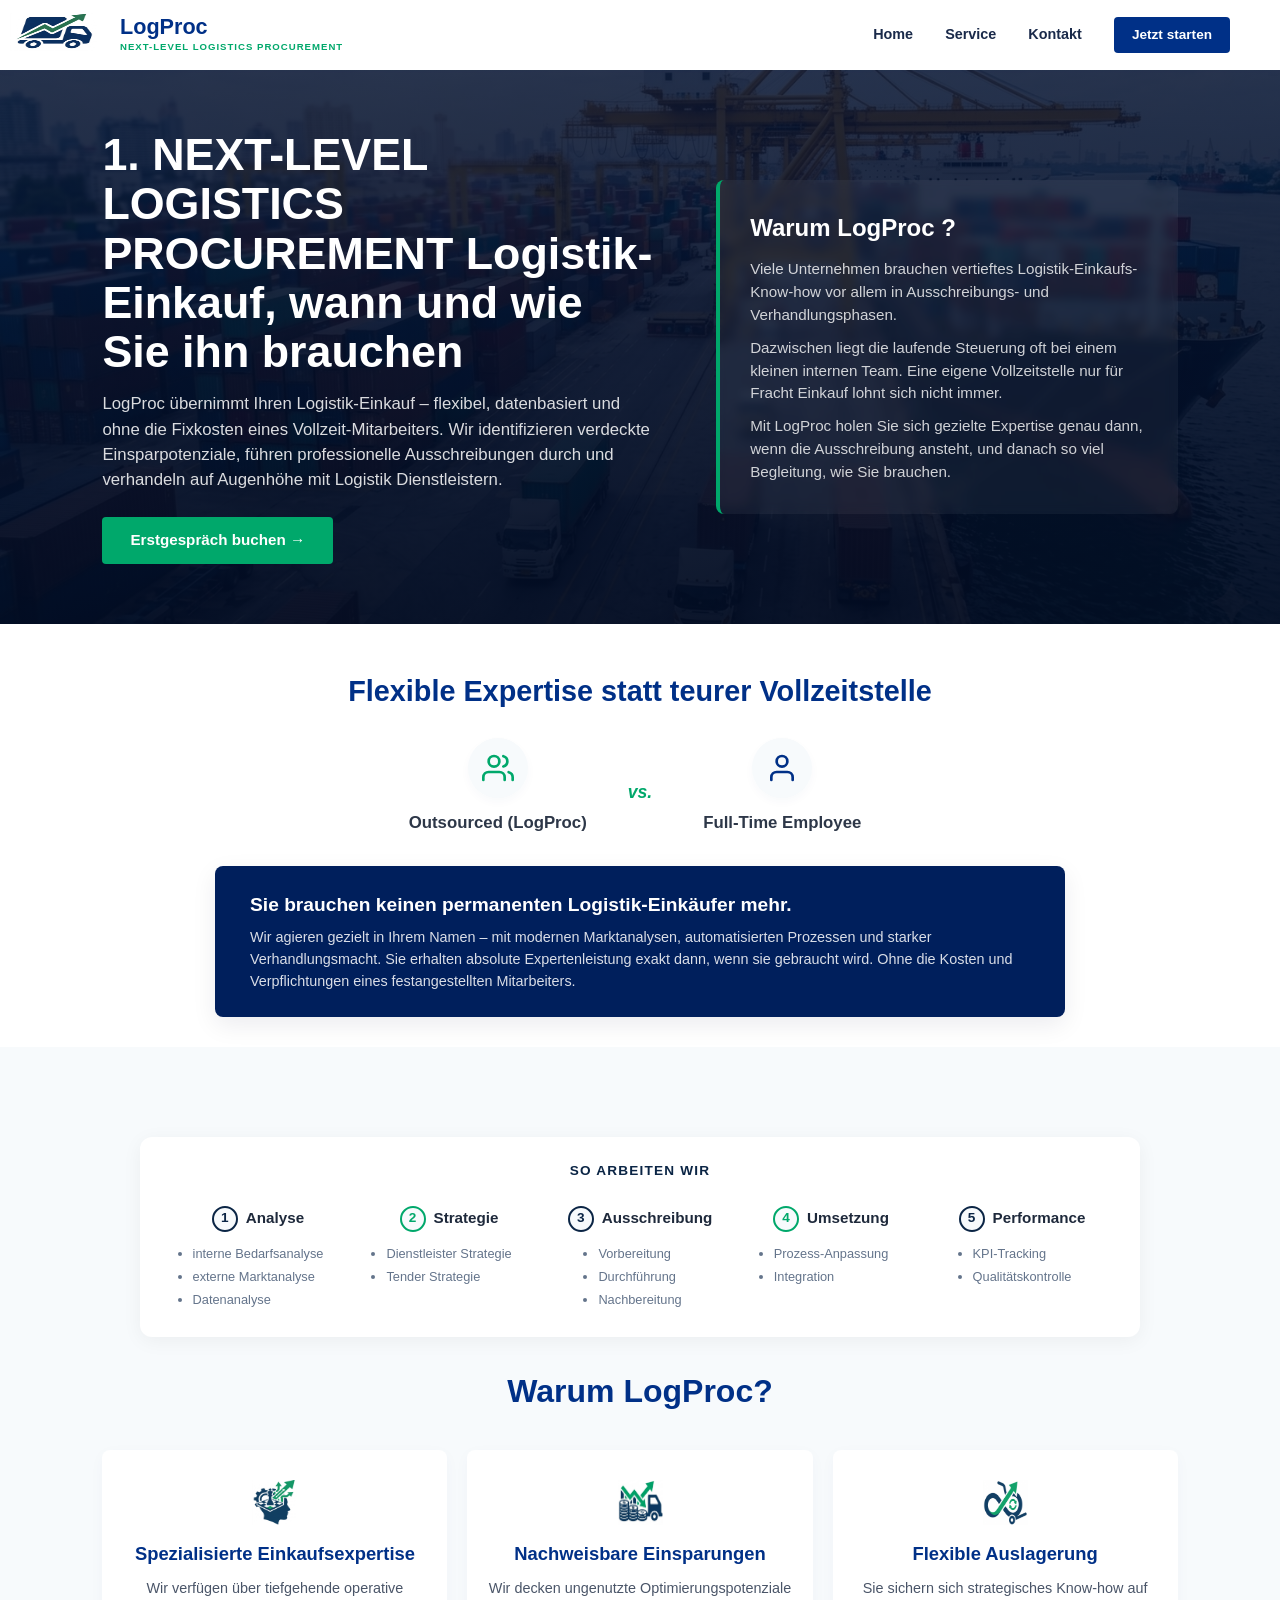
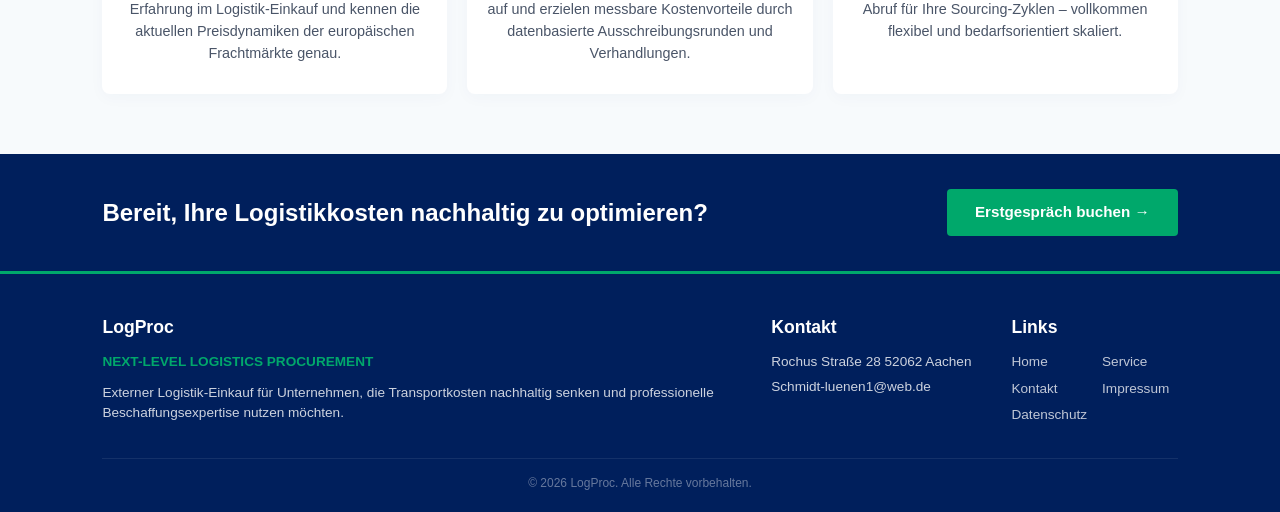
<file: index.html>
<!DOCTYPE html>
<html lang="de">
<head>
    <meta charset="UTF-8">
    <meta name="viewport" content="width=device-width, initial-scale=1.0">
    <title>LogProc - Logistics Procurement</title>
    <link rel="stylesheet" href="css/styling.css">
</head>
<body>

<nav class="navbar">
    <div class="brand">
        <span style="margin-right: 10px; margin-left:10px;">
            <img src="images/img.png" alt="Logo">
        </span>
        <div class="brand-text">
            <span class="company-name">LogProc</span>
            <span class="tagline">Next-Level Logistics Procurement</span>
        </div>
    </div>

    <div class="menu-toggle" id="mobileMenu">
        <span class="bar"></span>
        <span class="bar"></span>
        <span class="bar"></span>
    </div>

    <div class="nav-links" id="navLinks">
        <a href="#">Home</a>
        <a href="#">Service</a>
        <a href="kontakt.html">Kontakt</a>
        <a href="formular.html" class="cta-btn">Jetzt starten</a>
    </div>
</nav>

<section class="hero">
    <div class="hero-grid">
        <div class="hero-main">
            <h1>1.
                NEXT-LEVEL LOGISTICS PROCUREMENT
                Logistik-Einkauf, wann und wie Sie ihn brauchen</h1>
            <p class="hero-text">
                LogProc übernimmt Ihren Logistik-Einkauf – flexibel, datenbasiert und ohne die Fixkosten eines Vollzeit-Mitarbeiters. Wir identifizieren verdeckte Einsparpotenziale, führen professionelle Ausschreibungen durch und verhandeln auf Augenhöhe mit Logistik Dienstleistern. </p>
            <a href="formular.html" class="btn">Erstgespräch buchen →</a>
        </div>

        <div class="hero-why-side">
            <h2>Warum LogProc ?</h2>
            <p>Viele Unternehmen brauchen vertieftes Logistik-Einkaufs-Know-how vor allem in Ausschreibungs- und Verhandlungsphasen.</p>
            <p>Dazwischen liegt die laufende Steuerung oft bei einem kleinen internen Team. Eine eigene Vollzeitstelle nur für Fracht Einkauf lohnt sich nicht immer.</p>
            <p>Mit LogProc holen Sie sich gezielte   Expertise genau dann, wenn die Ausschreibung ansteht, und danach so viel Begleitung, wie Sie brauchen. </p>
        </div>
    </div>
</section>

<section class="comparison-section">
    <div class="comparison-inner">
        <h2 class="comparison-title">Flexible Expertise statt teurer Vollzeitstelle</h2>

        <div class="vs-container">
            <div class="vs-side">
                <div class="vs-icon-wrapper">
                    <svg viewBox="0 0 24 24" fill="none" stroke="#00A86B" stroke-width="2" stroke-linecap="round" stroke-linejoin="round"><path d="M17 21v-2a4 4 0 0 0-4-4H5a4 4 0 0 0-4 4v2"></path><circle cx="9" cy="7" r="4"></circle><path d="M23 21v-2a4 4 0 0 0-3-3.87"></path><path d="M16 3.13a4 4 0 0 1 0 7.75"></path></svg>
                </div>
                <h3>Outsourced (LogProc)</h3>
            </div>

            <div class="vs-divider">vs.</div>

            <div class="vs-side">
                <div class="vs-icon-wrapper">
                    <svg viewBox="0 0 24 24" fill="none" stroke="#003087" stroke-width="2" stroke-linecap="round" stroke-linejoin="round"><path d="M20 21v-2a4 4 0 0 0-4-4H8a4 4 0 0 0-4 4v2"></path><circle cx="12" cy="7" r="4"></circle></svg>
                </div>
                <h3>Full-Time Employee</h3>
            </div>
        </div>

        <div class="comparison-banner">
            <h4>Sie brauchen keinen permanenten Logistik-Einkäufer mehr.</h4>
            <p>Wir agieren gezielt in Ihrem Namen – mit modernen Marktanalysen, automatisierten Prozessen und starker Verhandlungsmacht. Sie erhalten absolute Expertenleistung exakt dann, wenn sie gebraucht wird. Ohne die Kosten und Verpflichtungen eines festangestellten Mitarbeiters.</p>
        </div>
    </div>
</section>

<section class="main-value-section">

    <div class="compact-process">
        <h3 class="subsection-small-title">So arbeiten wir</h3>

        <div class="process-timeline-bar">
            <!-- 1. Analyse -->
            <div class="process-column">
                <div class="mini-step">
                    <span class="step-dot font-blue">1</span> Analyse
                </div>
                <ul class="sub-step-list">
                    <li>interne Bedarfsanalyse</li>
                    <li>externe Marktanalyse</li>
                    <li>Datenanalyse</li>
                </ul>
            </div>

            <!-- 2. Strategie -->
            <div class="process-column">
                <div class="mini-step">
                    <span class="step-dot font-green">2</span> Strategie
                </div>
                <ul class="sub-step-list">
                    <li>Dienstleister Strategie</li>
                    <li>Tender Strategie</li>
                </ul>
            </div>

            <!-- 3. Ausschreibung -->
            <div class="process-column">
                <div class="mini-step">
                    <span class="step-dot font-blue">3</span> Ausschreibung
                </div>
                <ul class="sub-step-list">
                    <li>Vorbereitung</li>
                    <li>Durchführung</li>
                    <li>Nachbereitung</li>
                </ul>
            </div>

            <!-- 4. Umsetzung / Implementierung -->
            <div class="process-column">
                <div class="mini-step">
                    <span class="step-dot font-green">4</span> Umsetzung
                </div>
                <ul class="sub-step-list">
                    <li>Prozess-Anpassung</li>
                    <li>Integration</li>
                </ul>
            </div>

            <!-- 5. Performance Messung -->
            <div class="process-column">
                <div class="mini-step">
                    <span class="step-dot font-blue">5</span> Performance
                </div>
                <ul class="sub-step-list">
                    <li> KPI-Tracking</li>
                    <li>Qualitätskontrolle</li>
                </ul>
            </div>
        </div>
    </div>

    <h2 class="section-title">Warum LogProc?</h2>
    <div class="features-container">
        <div class="feature-card">
            <img src="images/strategy.png" alt="Expert Strategy Icon" class="feature-icon">
            <h3 class="feature-heading">Spezialisierte Einkaufsexpertise</h3>
            <p class="feature-text">Wir verfügen über tiefgehende operative Erfahrung im Logistik-Einkauf und kennen die aktuellen Preisdynamiken der europäischen Frachtmärkte genau.</p>
        </div>
        <div class="feature-card">
            <img src="images/savings.png" alt="Dynamic Savings Icon" class="feature-icon">
            <h3 class="feature-heading">Nachweisbare Einsparungen</h3>
            <p class="feature-text">Wir decken ungenutzte Optimierungspotenziale auf und erzielen messbare Kostenvorteile durch datenbasierte Ausschreibungsrunden und Verhandlungen.</p>
        </div>
        <div class="feature-card">
            <img src="images/seamless_operations.png" alt="Seamless Operations Icon" class="feature-icon">
            <h3 class="feature-heading">Flexible Auslagerung</h3>
            <p class="feature-text">Sie sichern sich strategisches Know-how auf Abruf für Ihre Sourcing-Zyklen – vollkommen flexibel und bedarfsorientiert skaliert.</p>
        </div>
    </div>
</section>

<!--<section class="pricing-model-section" style="background-color: #f7fafc; padding: 60px 8%; text-align: center;">
    <div style="max-width: 800px; margin: 0 auto;">
        <h2 style="color: #003087; font-size: 2rem; font-weight: 800; margin-bottom: 35px;">Unser Vergütungsmodell: 100% Erfolgsbasiert</h2>
        <div style="display: grid; grid-template-columns: repeat(auto-fit, minmax(220px, 1fr)); gap: 20px; text-align: left;">
            <div style="background: #ffffff; padding: 25px; border-radius: 6px; box-shadow: 0 4px 10px rgba(0,0,0,0.02); border-top: 3px solid #00A86B;">
                <h4 style="color: #003087; margin-bottom: 10px; font-weight: 700;">1. Baseline-Messung</h4>
                <p style="font-size: 0.9rem; color: #4a5568;">Gemeinsame, transparente Ermittlung Ihres aktuellen IST-Kostenstands vor Projektbeginn.</p>
            </div>
            <div style="background: #ffffff; padding: 25px; border-radius: 6px; box-shadow: 0 4px 10px rgba(0,0,0,0.02); border-top: 3px solid #00A86B;">
                <h4 style="color: #003087; margin-bottom: 10px; font-weight: 700;">2. Laufende Validierung</h4>
                <p style="font-size: 0.9rem; color: #4a5568;">Ermittlung und Dokumentation der realisierten Frachtkosteneinsparungen über volle 12 Monate.</p>
            </div>
            <div style="background: #ffffff; padding: 25px; border-radius: 6px; box-shadow: 0 4px 10px rgba(0,0,0,0.02); border-top: 3px solid #003087;">
                <h4 style="color: #003087; margin-bottom: 10px; font-weight: 700;">3. Kein Risiko</h4>
                <p style="font-size: 0.9rem; color: #00A86B; font-weight: 700;">Keine Einsparung = keine Rechnung. Wir erhalten lediglich einen prozentualen Anteil des Erfolgs.</p>
            </div>
        </div>
    </div>
</section>
-->

<section class="cta-banner">
    <div class="cta-banner-content" style="display: flex; justify-content: space-between; align-items: center; width: 100%; max-width: 1100px; margin: 0 auto; flex-wrap: wrap; gap: 20px;">
        <h2 style="margin: 0; font-size: 1.5rem;">Bereit, Ihre Logistikkosten nachhaltig zu optimieren?</h2>
        <a href="formular.html" class="btn cta-btn-green" style="margin: 0;"> Erstgespräch buchen  →</a>
    </div>
</section>

<footer class="footer">
    <div class="footer-container">
        <div class="footer-column brand-col">
            <h3>LogProc</h3>
            <p class="footer-tagline">Next-Level Logistics Procurement</p>
            <p>Externer Logistik-Einkauf für Unternehmen, die Transportkosten nachhaltig senken und professionelle Beschaffungsexpertise nutzen möchten.
            </p>
        </div>
        <div class="footer-column">
            <h4>Kontakt</h4>
            <p>Rochus Straße 28
                52062 Aachen </p>
            <p>Schmidt-luenen1@web.de </p>
        </div>
        <div class="footer-column links-col">
            <h4>Links</h4>
            <div class="footer-links-grid">
                <a href="index.html">Home</a>
                <a href="service.html">Service</a>
                <a href="kontakt.html">Kontakt</a>
                <a href="#">Impressum</a>
                <a href="datenschutz.html">Datenschutz</a>
            </div>
        </div>
    </div>
    <div class="footer-bottom">
        © 2026 LogProc. Alle Rechte vorbehalten.
    </div>
</footer>

<script>
    const mobileMenu = document.getElementById('mobileMenu');
    const navLinks = document.getElementById('navLinks');

    mobileMenu.addEventListener('click', () => {
        mobileMenu.classList.toggle('active');
        navLinks.classList.toggle('active');
    });

    document.querySelectorAll('.nav-links a').forEach(link => {
        link.addEventListener('click', () => {
            mobileMenu.classList.remove('active');
            navLinks.classList.remove('active');
        });
    });
</script>
</body>
</html>
</file>
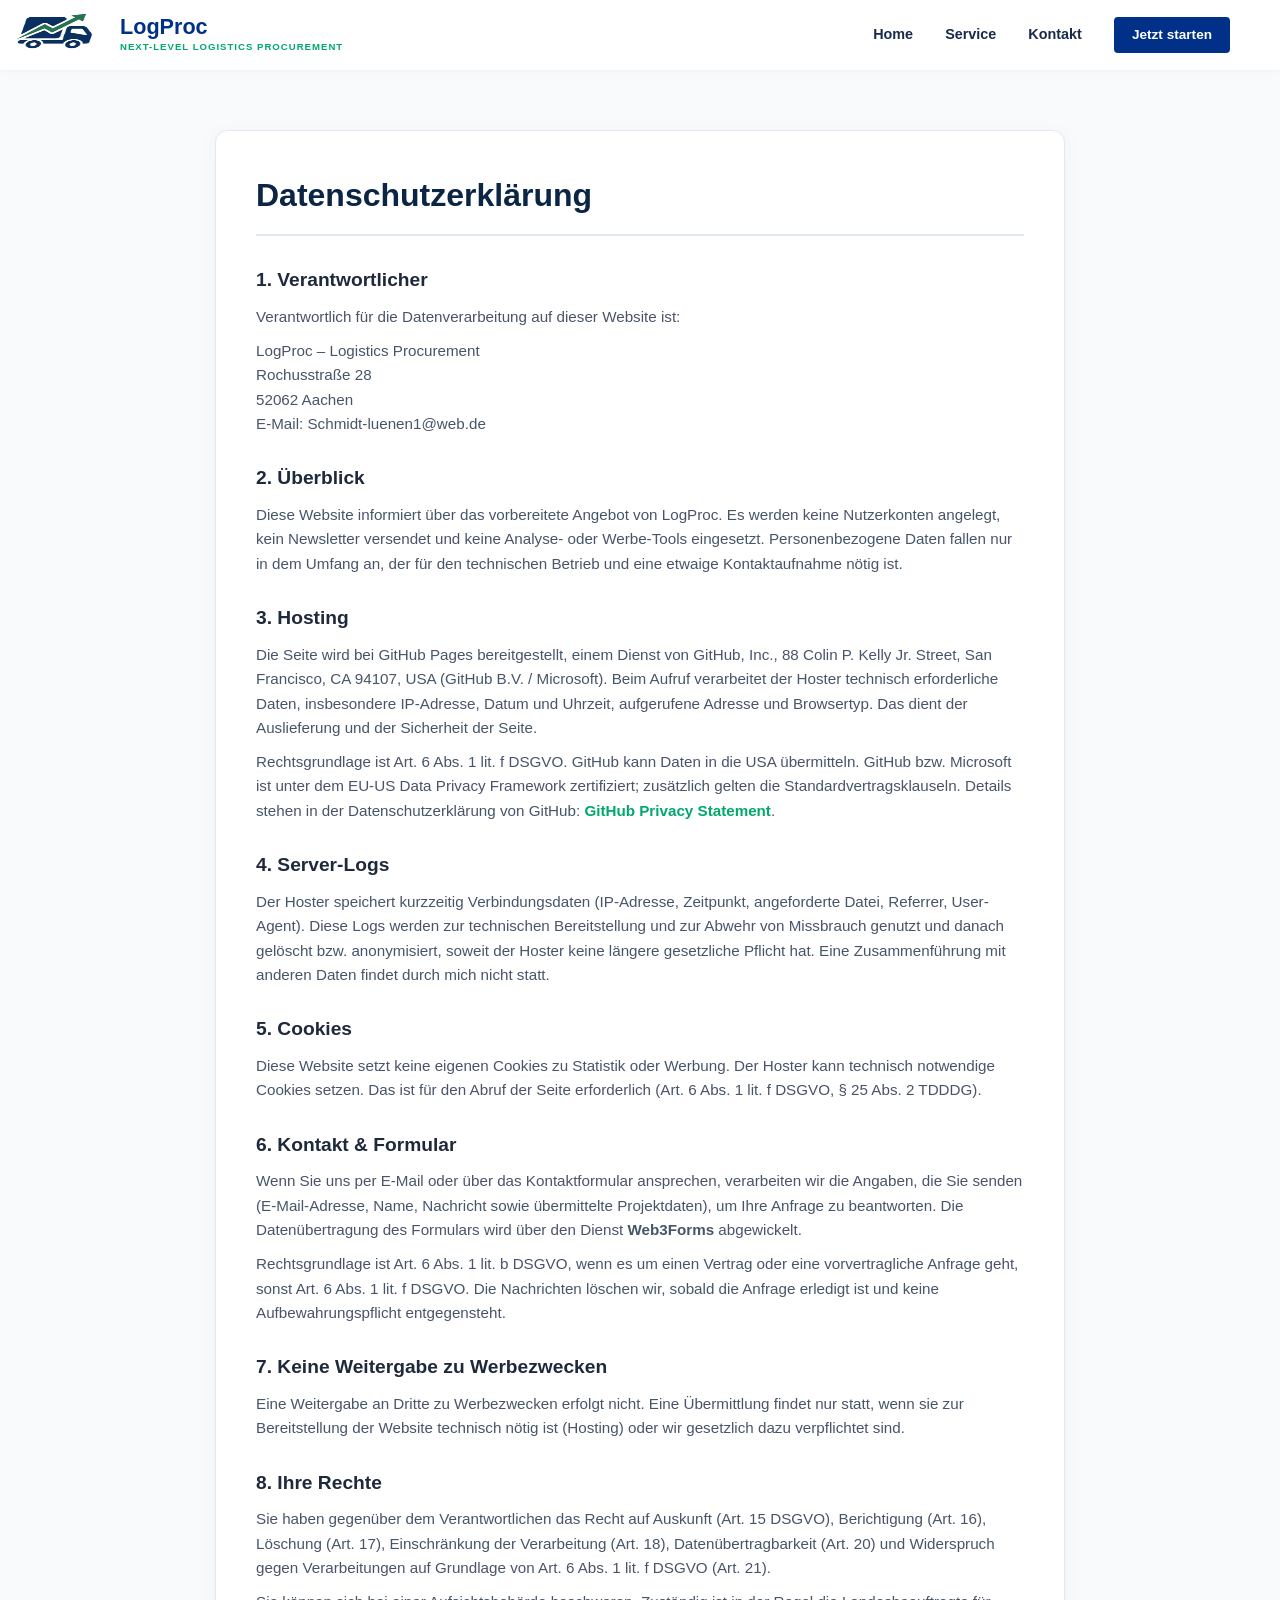
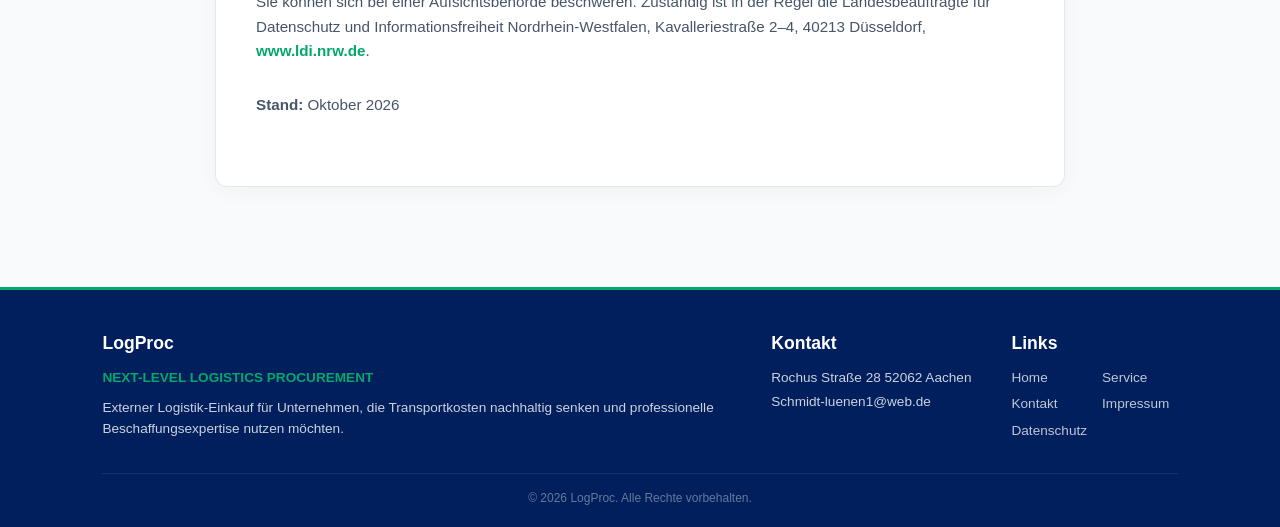
<file: datenschutz.html>
<!DOCTYPE html>
<html lang="en">
<head>
    <meta charset="UTF-8">
    <meta name="viewport" content="width=device-width, initial-scale=1.0">
    <title>LogProc - Logistics Procurement</title>
    <link rel="stylesheet" href="css/styling.css">
    <link rel="stylesheet" href="css/datenschutz.css">
</head>
<body>
<nav class="navbar">
    <div class="brand">
        <span style="margin-right: 10px; margin-left:10px;">
            <img src="images/img.png" alt="Logo">
        </span>
        <div class="brand-text">
            <span class="company-name">LogProc</span>
            <span class="tagline">Next-Level Logistics Procurement</span>
        </div>
    </div>

    <div class="menu-toggle" id="mobileMenu">
        <span class="bar"></span>
        <span class="bar"></span>
        <span class="bar"></span>
    </div>

    <div class="nav-links" id="navLinks">
        <a href="index.html">Home</a>
        <a href="#">Service</a>
        <a href="kontakt.html">Kontakt</a>
        <a href="formular.html" class="cta-btn">Jetzt starten</a>
    </div>
</nav>

<main class="legal-page">
    <div class="legal-container">
        <h1>Datenschutzerklärung</h1>

        <section class="legal-section">
            <h2>1. Verantwortlicher</h2>
            <p>Verantwortlich für die Datenverarbeitung auf dieser Website ist:</p>
            <p>

                LogProc – Logistics Procurement<br>
                Rochusstraße 28<br>
                52062 Aachen<br>
                E-Mail: Schmidt-luenen1@web.de
            </p>
        </section>

        <section class="legal-section">
            <h2>2. Überblick</h2>
            <p>Diese Website informiert über das vorbereitete Angebot von LogProc. Es werden keine Nutzerkonten angelegt, kein Newsletter versendet und keine Analyse- oder Werbe-Tools eingesetzt. Personenbezogene Daten fallen nur in dem Umfang an, der für den technischen Betrieb und eine etwaige Kontaktaufnahme nötig ist.</p>
        </section>

        <section class="legal-section">
            <h2>3. Hosting</h2>
            <p>Die Seite wird bei GitHub Pages bereitgestellt, einem Dienst von GitHub, Inc., 88 Colin P. Kelly Jr. Street, San Francisco, CA 94107, USA (GitHub B.V. / Microsoft). Beim Aufruf verarbeitet der Hoster technisch erforderliche Daten, insbesondere IP-Adresse, Datum und Uhrzeit, aufgerufene Adresse und Browsertyp. Das dient der Auslieferung und der Sicherheit der Seite.</p>
            <p>Rechtsgrundlage ist Art. 6 Abs. 1 lit. f DSGVO. GitHub kann Daten in die USA übermitteln. GitHub bzw. Microsoft ist unter dem EU-US Data Privacy Framework zertifiziert; zusätzlich gelten die Standardvertragsklauseln. Details stehen in der Datenschutzerklärung von GitHub: <a href="https://docs.github.com/en/site-policy/privacy-policies/github-general-privacy-statement" target="_blank" rel="noopener">GitHub Privacy Statement</a>.</p>
        </section>

        <section class="legal-section">
            <h2>4. Server-Logs</h2>
            <p>Der Hoster speichert kurzzeitig Verbindungsdaten (IP-Adresse, Zeitpunkt, angeforderte Datei, Referrer, User-Agent). Diese Logs werden zur technischen Bereitstellung und zur Abwehr von Missbrauch genutzt und danach gelöscht bzw. anonymisiert, soweit der Hoster keine längere gesetzliche Pflicht hat. Eine Zusammenführung mit anderen Daten findet durch mich nicht statt.</p>
        </section>

        <section class="legal-section">
            <h2>5. Cookies</h2>
            <p>Diese Website setzt keine eigenen Cookies zu Statistik oder Werbung. Der Hoster kann technisch notwendige Cookies setzen. Das ist für den Abruf der Seite erforderlich (Art. 6 Abs. 1 lit. f DSGVO, § 25 Abs. 2 TDDDG).</p>
        </section>

        <section class="legal-section">
            <h2>6. Kontakt & Formular</h2>
            <p>Wenn Sie uns per E-Mail oder über das Kontaktformular ansprechen, verarbeiten wir die Angaben, die Sie senden (E-Mail-Adresse, Name, Nachricht sowie übermittelte Projektdaten), um Ihre Anfrage zu beantworten. Die Datenübertragung des Formulars wird über den Dienst <strong>Web3Forms</strong> abgewickelt.</p>
            <p>Rechtsgrundlage ist Art. 6 Abs. 1 lit. b DSGVO, wenn es um einen Vertrag oder eine vorvertragliche Anfrage geht, sonst Art. 6 Abs. 1 lit. f DSGVO. Die Nachrichten löschen wir, sobald die Anfrage erledigt ist und keine Aufbewahrungspflicht entgegensteht.</p>
        </section>

        <section class="legal-section">
            <h2>7. Keine Weitergabe zu Werbezwecken</h2>
            <p>Eine Weitergabe an Dritte zu Werbezwecken erfolgt nicht. Eine Übermittlung findet nur statt, wenn sie zur Bereitstellung der Website technisch nötig ist (Hosting) oder wir gesetzlich dazu verpflichtet sind.</p>
        </section>

        <section class="legal-section">
            <h2>8. Ihre Rechte</h2>
            <p>Sie haben gegenüber dem Verantwortlichen das Recht auf Auskunft (Art. 15 DSGVO), Berichtigung (Art. 16), Löschung (Art. 17), Einschränkung der Verarbeitung (Art. 18), Datenübertragbarkeit (Art. 20) und Widerspruch gegen Verarbeitungen auf Grundlage von Art. 6 Abs. 1 lit. f DSGVO (Art. 21).</p>
            <p>Sie können sich bei einer Aufsichtsbehörde beschweren. Zuständig ist in der Regel die Landesbeauftragte für Datenschutz und Informationsfreiheit Nordrhein-Westfalen, Kavalleriestraße 2–4, 40213 Düsseldorf, <a href="https://www.ldi.nrw.de" target="_blank" rel="noopener">www.ldi.nrw.de</a>.</p>
        </section>

        <section class="legal-section">
            <p class="legal-date"><strong>Stand:</strong> Oktober 2026</p>
        </section>
    </div>
</main>
<footer class="footer">
    <div class="footer-container">
        <div class="footer-column brand-col">
            <h3>LogProc</h3>
            <p class="footer-tagline">Next-Level Logistics Procurement</p>
            <p>Externer Logistik-Einkauf für Unternehmen, die Transportkosten nachhaltig senken und professionelle Beschaffungsexpertise nutzen möchten.
            </p>
        </div>
        <div class="footer-column">
            <h4>Kontakt</h4>
            <p>Rochus Straße 28
                52062 Aachen </p>
            <p>Schmidt-luenen1@web.de </p>
        </div>
        <div class="footer-column links-col">
            <h4>Links</h4>
            <div class="footer-links-grid">
                <a href="index.html">Home</a>
                <a href="service.html">Service</a>
                <a href="kontakt.html">Kontakt</a>
                <a href="#">Impressum</a>
                <a href="datenschutz.html">Datenschutz</a>
            </div>
        </div>
    </div>
    <div class="footer-bottom">
        © 2026 LogProc. Alle Rechte vorbehalten.
    </div>
</footer>
<script>
    const mobileMenu = document.getElementById('mobileMenu');
    const navLinks = document.getElementById('navLinks');

    mobileMenu.addEventListener('click', () => {
        mobileMenu.classList.toggle('active');
        navLinks.classList.toggle('active');
    });

    document.querySelectorAll('.nav-links a').forEach(link => {
        link.addEventListener('click', () => {
            mobileMenu.classList.remove('active');
            navLinks.classList.remove('active');
        });
    });
</script>
</body>
</html>
</file>
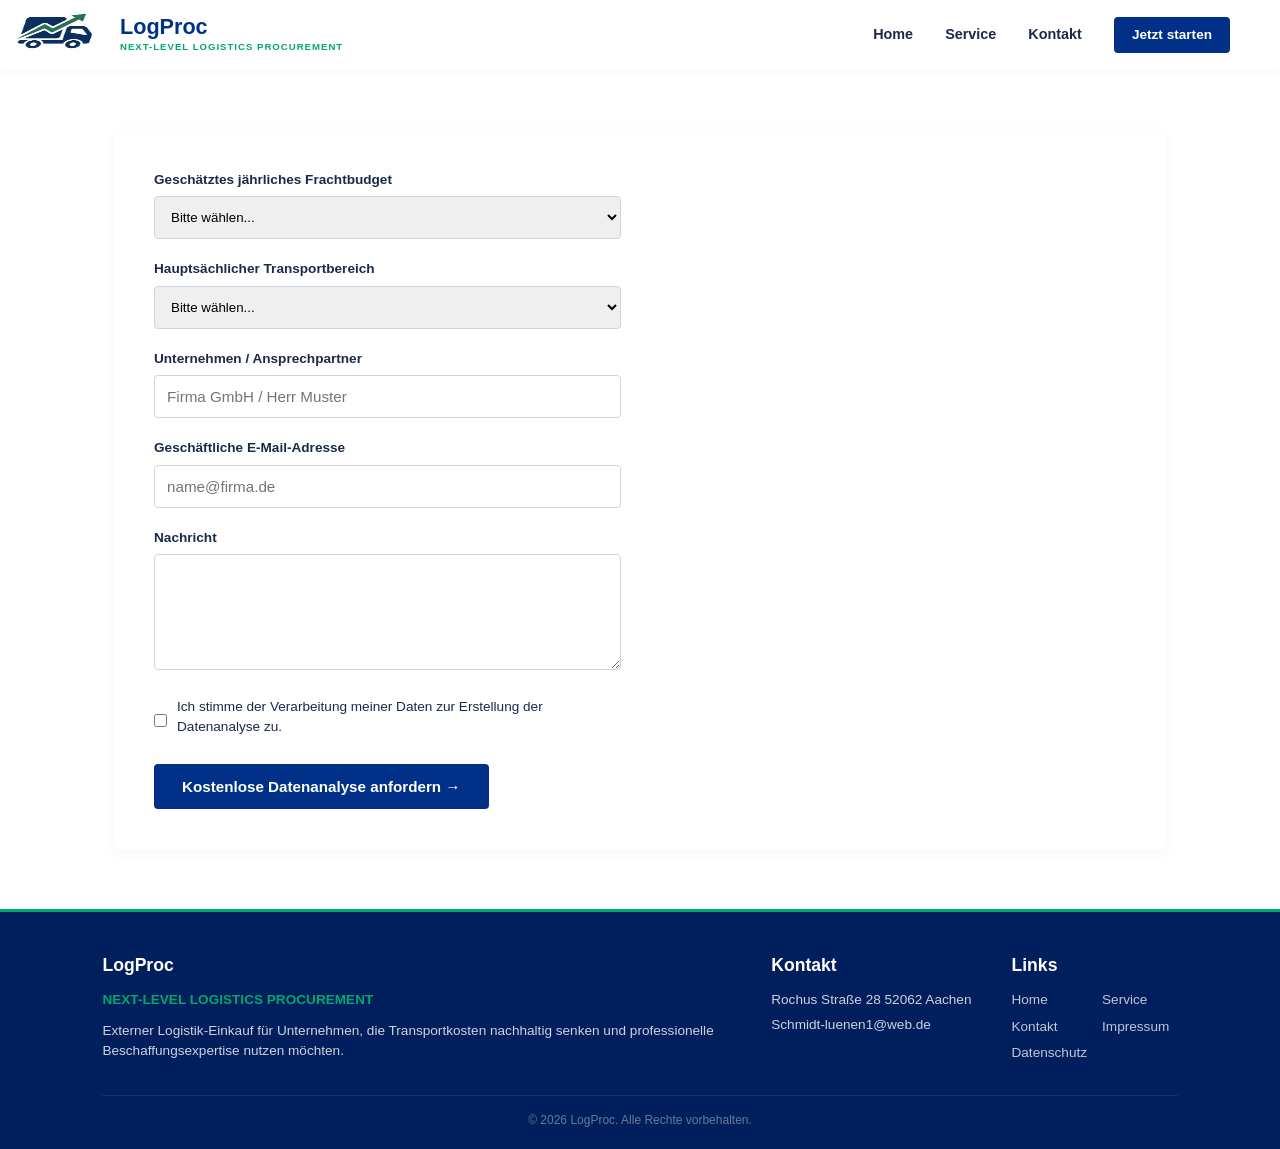
<file: formular.html>
<!DOCTYPE html>
<html lang="de">
<head>
    <meta charset="UTF-8">
    <meta name="viewport" content="width=device-width, initial-scale=1.0">
    <title>LogProc - Logistics Procurement</title>
    <link rel="stylesheet" href="css/styling.css">
    <link rel="stylesheet" href="css/formular.css">
</head>
<body>
<nav class="navbar">
    <div class="brand">
        <span style="margin-right: 10px; margin-left:10px;">
            <img src="images/img.png" alt="Logo">
        </span>
        <div class="brand-text">
            <span class="company-name">LogProc</span>
            <span class="tagline">Next-Level Logistics Procurement</span>
        </div>
    </div>

    <div class="menu-toggle" id="mobileMenu">
        <span class="bar"></span>
        <span class="bar"></span>
        <span class="bar"></span>
    </div>

    <div class="nav-links" id="navLinks">
        <a href="index.html">Home</a>
        <a href="#">Service</a>
        <a href="kontakt.html">Kontakt</a>
        <a href="formular.html" class="cta-btn">Jetzt starten</a>
    </div>
</nav>
<main class="contact-wrapper">
    <div class="contact-grid">

        <div class="contact-form-container">
            <form id="startForm" method="POST">
                <!-- Web3Forms Einstellungen -->
                <input type="hidden" name="access_key" value="a7353e37-d8c9-46ff-999f-6aa7f813c54a">
                <input type="hidden" name="subject" value="🚨 Neue Analyse-Anfrage (LogProc Start)">
                <input type="hidden" name="from_name" value="LogProc Angebotssystem">
                <input type="checkbox" name="botcheck" class="hidden" style="display: none;">

                <div class="form-group">
                    <label for="budget">Geschätztes jährliches Frachtbudget</label>
                    <select id="budget" name="frachtbudget" required style="width: 100%; padding: 12px; border: 1px solid #cbd5e0; border-radius: 4px;">
                        <option value="" disabled selected>Bitte wählen...</option>
                        <option value="unter-250k">Unter 250.000 €</option>
                        <option value="250k-1mio">250.000 € – 1.000.000 €</option>
                        <option value="ueber-1mio">Über 1.000.000 €</option>
                    </select>
                </div>

                <div class="form-group">
                    <label for="transport">Hauptsächlicher Transportbereich</label>
                    <select id="transport" name="transportbereich" required style="width: 100%; padding: 12px; border: 1px solid #cbd5e0; border-radius: 4px;">
                        <option value="" disabled selected>Bitte wählen...</option>
                        <option value="strasse">Straßentransporte (FTL/LTL)</option>
                        <option value="see-luft">See- & Luftfracht</option>
                        <option value="paket-kep">KEP / Paketdienstleistungen</option>
                        <option value="mix">Gemischtes Netzwerk</option>
                    </select>
                </div>

                <div class="form-group">
                    <label for="company">Unternehmen / Ansprechpartner</label>
                    <input type="text" id="company" name="unternehmen_und_name" placeholder="Firma GmbH / Herr Muster" required>
                </div>

                <div class="form-group">
                    <label for="email">Geschäftliche E-Mail-Adresse</label>
                    <input type="email" id="email" name="email" placeholder="name@firma.de" required>
                </div>

                <div class="form-group">
                    <label for="message">Nachricht</label>
                    <textarea id="message" name="message" rows="5" placeholder="" required></textarea>
                </div>

                <!-- DSGVO Einverständnis -->
                <div class="form-group" style="display: flex; align-items: center; gap: 10px; margin-top: 15px;">
                    <input type="checkbox" id="privacy" name="privacy" required style="width: auto;">
                    <label for="privacy" style="font-size: 0.85rem; font-weight: normal;">
                        Ich stimme der Verarbeitung meiner Daten zur Erstellung der Datenanalyse zu.
                    </label>
                </div>

                <button type="submit" class="submit-btn" id="submitBtn">Kostenlose Datenanalyse anfordern →</button>
                <div id="formResponse" style="margin-top: 15px; font-size: 0.95rem; font-weight: 700; display: none;"></div>
            </form>
        </div>
    </div>
</main>





<footer class="footer">
    <div class="footer-container">
        <div class="footer-column brand-col">
            <h3>LogProc</h3>
            <p class="footer-tagline">Next-Level Logistics Procurement</p>
            <p>Externer Logistik-Einkauf für Unternehmen, die Transportkosten nachhaltig senken und professionelle Beschaffungsexpertise nutzen möchten.
            </p>
        </div>
        <div class="footer-column">
            <h4>Kontakt</h4>
            <p>Rochus Straße 28
                52062 Aachen </p>
            <p>Schmidt-luenen1@web.de </p>
        </div>
        <div class="footer-column links-col">
            <h4>Links</h4>
            <div class="footer-links-grid">
                <a href="index.html">Home</a>
                <a href="service.html">Service</a>
                <a href="kontakt.html">Kontakt</a>
                <a href="#">Impressum</a>
                <a href="datenschutz.html">Datenschutz</a>
            </div>
        </div>
    </div>
    <div class="footer-bottom">
        © 2026 LogProc. Alle Rechte vorbehalten.
    </div>
</footer>

<script>
    // Mobile Navigation Toggle
    const mobileMenu = document.getElementById('mobileMenu');
    const navLinks = document.getElementById('navLinks');

    if (mobileMenu) {
        mobileMenu.addEventListener('click', () => {
            mobileMenu.classList.toggle('active');
            navLinks.classList.toggle('active');
        });
    }

    // Formular-Verarbeitung
    const form = document.getElementById('startForm');
    const responseDiv = document.getElementById('formResponse');
    const submitBtn = document.getElementById('submitBtn');

    form.addEventListener('submit', function(e) {
        e.preventDefault();

        submitBtn.innerText = "Daten werden übermittelt...";
        submitBtn.disabled = true;

        const formData = new FormData(form);
        const object = Object.fromEntries(formData);
        const json = JSON.stringify(object);

        fetch('https://api.web3forms.com/submit', {
            method: 'POST',
            headers: {
                'Content-Type': 'application/json',
                'Accept': 'application/json'
            },
            body: json
        })
            .then(async (response) => {
                let result = await response.json();
                if (response.status == 200) {
                    responseDiv.style.display = "block";
                    responseDiv.style.color = "#00A86B";
                    responseDiv.innerText = "Vielen Dank! Wir haben Ihre Angaben erhalten und melden uns in Kürze mit der Erstanalyse.";
                    form.reset();
                } else {
                    responseDiv.style.display = "block";
                    responseDiv.style.color = "#ff4d4d";
                    responseDiv.innerText = result.message || "Fehler beim Absenden. Bitte versuchen Sie es erneut.";
                }
            })
            .catch(error => {
                responseDiv.style.display = "block";
                responseDiv.style.color = "#ff4d4d";
                responseDiv.innerText = "Netzwerkfehler. Bitte überprüfen Sie Ihre Verbindung.";
            })
            .then(() => {
                submitBtn.innerText = "Kostenlose Datenanalyse anfordern →";
                submitBtn.disabled = false;
            });
    });
</script>

</body>
</html>
</file>
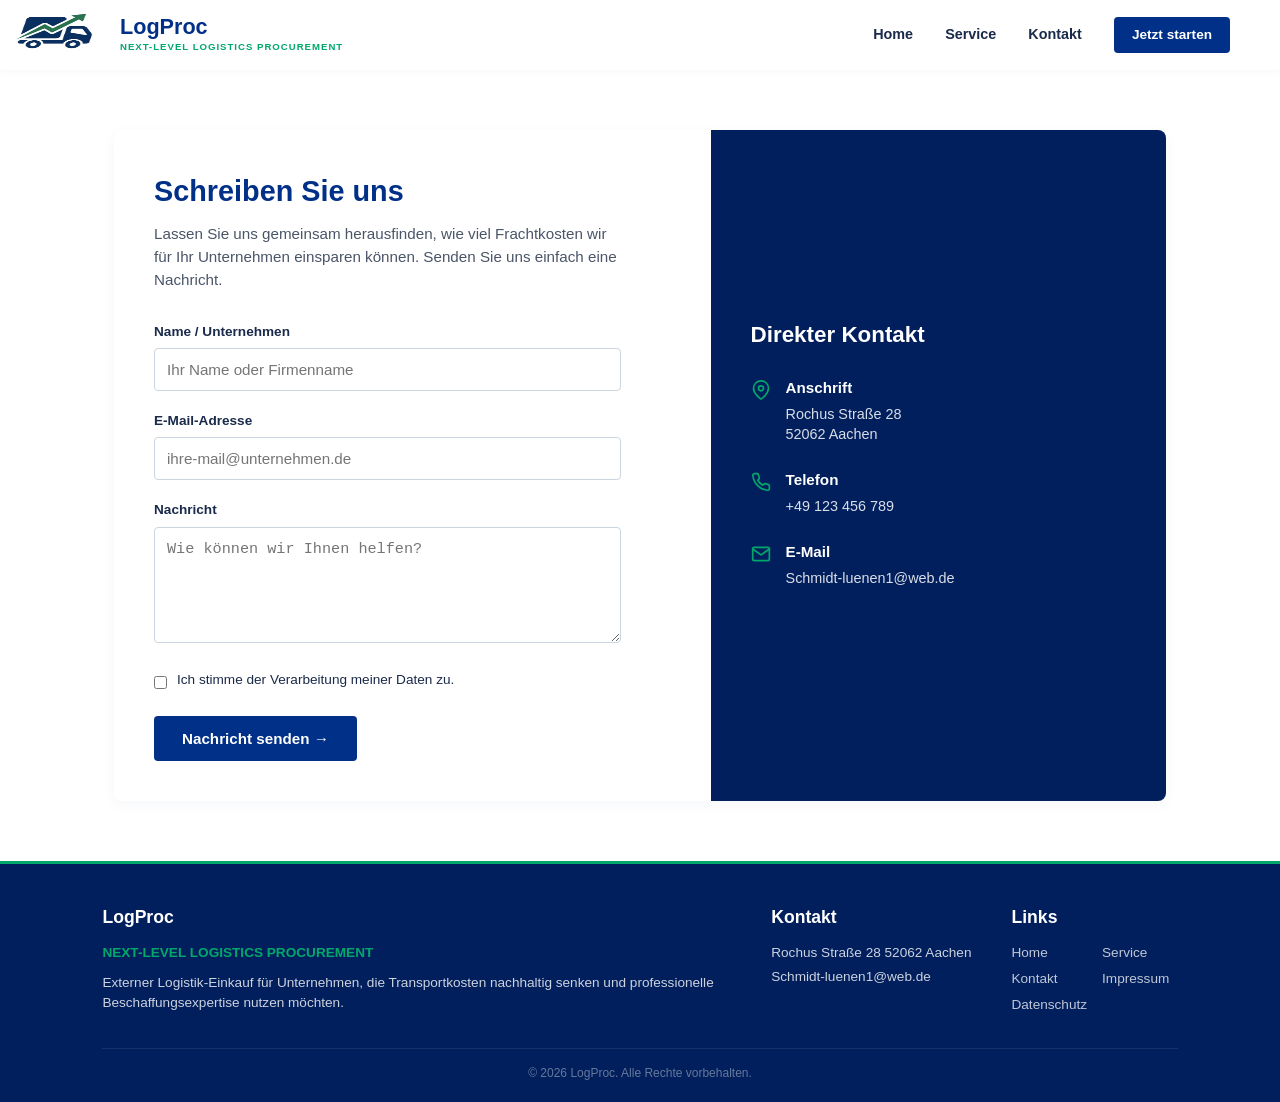
<file: kontakt.html>
<!DOCTYPE html>
<html lang="de">
<head>
    <meta charset="UTF-8">
    <meta name="viewport" content="width=device-width, initial-scale=1.0">
    <title>Kontakt - LogProc</title>
    <link rel="stylesheet" href="css/styling.css">
    <link rel="stylesheet" href="css/formular.css">
    <style>


    </style>
</head>
<body>

<nav class="navbar">
    <div class="brand">
        <span style="margin-right: 10px; margin-left:10px;">
            <img src="images/img.png" alt="Logo">
        </span>
        <div class="brand-text">
            <span class="company-name">LogProc</span>
            <span class="tagline">Next-Level Logistics Procurement</span>
        </div>
    </div>

    <div class="menu-toggle" id="mobileMenu">
        <span class="bar"></span>
        <span class="bar"></span>
        <span class="bar"></span>
    </div>

    <div class="nav-links" id="navLinks">
        <a href="index.html">Home</a>
        <a href="#">Service</a>
        <a href="kontakt.html">Kontakt</a>
        <a href="formular.html" class="cta-btn">Jetzt starten</a>
    </div>
</nav>

<main class="contact-wrapper">
    <div class="contact-grid">

        <div class="contact-form-container">
            <h2>Schreiben Sie uns</h2>
            <p>Lassen Sie uns gemeinsam herausfinden, wie viel Frachtkosten wir für Ihr Unternehmen einsparen können. Senden Sie uns einfach eine Nachricht.</p>

            <form id="contactForm" method="POST">
                <!-- Web3Forms Konfiguration -->
                <input type="hidden" name="access_key" value="a7353e37-d8c9-46ff-999f-6aa7f813c54a">
                <input type="hidden" name="subject" value="Neue Kontaktanfrage über LogProc.de">
                <input type="hidden" name="from_name" value="LogProc Website">

                <!-- Bot-Schutz -->
                <input type="checkbox" name="botcheck" class="hidden" style="display: none;">

                <div class="form-group">
                    <label for="name">Name / Unternehmen</label>
                    <input type="text" id="name" name="name" placeholder="Ihr Name oder Firmenname" required>
                </div>

                <div class="form-group">
                    <label for="email">E-Mail-Adresse</label>
                    <input type="email" id="email" name="email" placeholder="ihre-mail@unternehmen.de" required>
                </div>

                <div class="form-group">
                    <label for="message">Nachricht</label>
                    <textarea id="message" name="message" rows="5" placeholder="Wie können wir Ihnen helfen?" required></textarea>
                </div>

                <!-- DSGVO Checkbox -->
                <div class="form-group" style="display: flex; align-items: center; gap: 10px; margin-top: 15px;">
                    <input type="checkbox" id="privacy" name="privacy" required style="width: auto;">
                    <label for="privacy" style="font-size: 0.85rem; font-weight: normal;">
                        Ich stimme der Verarbeitung meiner Daten zu.
                    </label>
                </div>

                <button type="submit" class="submit-btn" id="submitBtn">Nachricht senden →</button>

                <div id="formResponse" style="margin-top: 15px; font-size: 0.95rem; font-weight: 700; display: none;"></div>
            </form>
        </div>

        <div class="contact-info-container">
            <h3>Direkter Kontakt</h3>

            <div class="info-item">
                <svg viewBox="0 0 24 24" fill="none" stroke-width="2" stroke-linecap="round" stroke-linejoin="round"><path d="M21 10c0 7-9 13-9 13s-9-6-9-13a9 9 0 0 1 18 0z"></path><circle cx="12" cy="10" r="3"></circle></svg>
                <div class="info-text">
                    <h4>Anschrift</h4>
                    <p>Rochus Straße 28
                         <br>52062 Aachen</p>
                </div>
            </div>

            <div class="info-item">
                <svg viewBox="0 0 24 24" fill="none" stroke-width="2" stroke-linecap="round" stroke-linejoin="round"><path d="M22 16.92v3a2 2 0 0 1-2.18 2 19.79 19.79 0 0 1-8.63-3.07 19.5 19.5 0 0 1-6-6 19.79 19.79 0 0 1-3.07-8.67A2 2 0 0 1 4.11 2h3a2 2 0 0 1 2 1.72 12.84 12.84 0 0 0 .7 2.81 2 2 0 0 1-.45 2.11L8.09 9.91a16 16 0 0 0 6 6l1.27-1.27a2 2 0 0 1 2.11-.45 12.84 12.84 0 0 0 2.81.7A2 2 0 0 1 22 16.92z"></path></svg>
                <div class="info-text">
                    <h4>Telefon</h4>
                    <p>+49 123 456 789</p>
                </div>
            </div>

            <div class="info-item">
                <svg viewBox="0 0 24 24" fill="none" stroke-width="2" stroke-linecap="round" stroke-linejoin="round"><path d="M4 4h16c1.1 0 2 .9 2 2v12c0 1.1-.9 2-2 2H4c-1.1 0-2-.9-2-2V6c0-1.1.9-2 2-2z"></path><polyline points="22,6 12,13 2,6"></polyline></svg>
                <div class="info-text">
                    <h4>E-Mail</h4>
                    <p>Schmidt-luenen1@web.de</p>
                </div>
            </div>
        </div>

    </div>
</main>

<footer class="footer">
    <div class="footer-container">
        <div class="footer-column brand-col">
            <h3>LogProc</h3>
            <p class="footer-tagline">Next-Level Logistics Procurement</p>
            <p>Externer Logistik-Einkauf für Unternehmen, die Transportkosten nachhaltig senken und professionelle Beschaffungsexpertise nutzen möchten.</p>
        </div>
        <div class="footer-column">
            <h4>Kontakt</h4>
            <p>Rochus Straße 28
                52062 Aachen </p>
            <p>Schmidt-luenen1@web.de </p>
        </div>
        <div class="footer-column links-col">
            <h4>Links</h4>
            <div class="footer-links-grid">
                <a href="index.html">Home</a>
                <a href="service.html">Service</a>
                <a href="kontakt.html">Kontakt</a>
                <a href="#">Impressum</a>
                <a href="datenschutz.html">Datenschutz</a>
            </div>
        </div>
    </div>
    <div class="footer-bottom">
        © 2026 LogProc. Alle Rechte vorbehalten.
    </div>
</footer>

<script>
    const mobileMenu = document.getElementById('mobileMenu');
    const navLinks = document.getElementById('navLinks');

    mobileMenu.addEventListener('click', () => {
        mobileMenu.classList.toggle('active');
        navLinks.classList.toggle('active');
    });


    const form = document.getElementById('contactForm');
    const responseDiv = document.getElementById('formResponse');
    const submitBtn = document.getElementById('submitBtn');

    form.addEventListener('submit', function(e) {
        // 1. Verhindert, dass die Seite neu lädt
        e.preventDefault();

        // Visuelles Feedback für den Nutzer
        submitBtn.innerText = "Wird gesendet...";
        submitBtn.disabled = true;

        // 2. Formulardaten automatisch sammeln
        const formData = new FormData(form);

        // Web3Forms verlangt, dass die Daten als JSON oder FormData geschickt werden
        const object = Object.fromEntries(formData);
        const json = JSON.stringify(object);

        // 3. AJAX-Anfrage per Fetch API starten
        fetch('https://api.web3forms.com/submit', {
            method: 'POST',
            headers: {
                'Content-Type': 'application/json',
                'Accept': 'application/json'
            },
            body: json
        })
            .then(async (response) => {
                let result = await response.json();
                if (response.status == 200) {
                    // Erfolg: Grüne Meldung anzeigen
                    responseDiv.style.display = "block";
                    responseDiv.style.color = "#00A86B"; // Dein LogProc-Grün
                    responseDiv.innerText = "Vielen Dank! Ihre Nachricht wurde erfolgreich gesendet.";
                    form.reset(); // Formular leeren
                } else {
                    // Fehler von der API
                    responseDiv.style.display = "block";
                    responseDiv.style.color = "#ff4d4d";
                    responseDiv.innerText = result.message || "Etwas ist schiefgelaufen. Bitte versuchen Sie es erneut.";
                }
            })
            .catch(error => {
                // Netzwerkfehler
                responseDiv.style.display = "block";
                responseDiv.style.color = "#ff4d4d";
                responseDiv.innerText = "Netzwerkfehler. Bitte überprüfen Sie Ihre Verbindung.";
            })
            .then(() => {
                // Button wieder in den Normalzustand versetzen
                submitBtn.innerText = "Nachricht senden →";
                submitBtn.disabled = false;
            });
    });
</script>
</body>
</html>
</file>
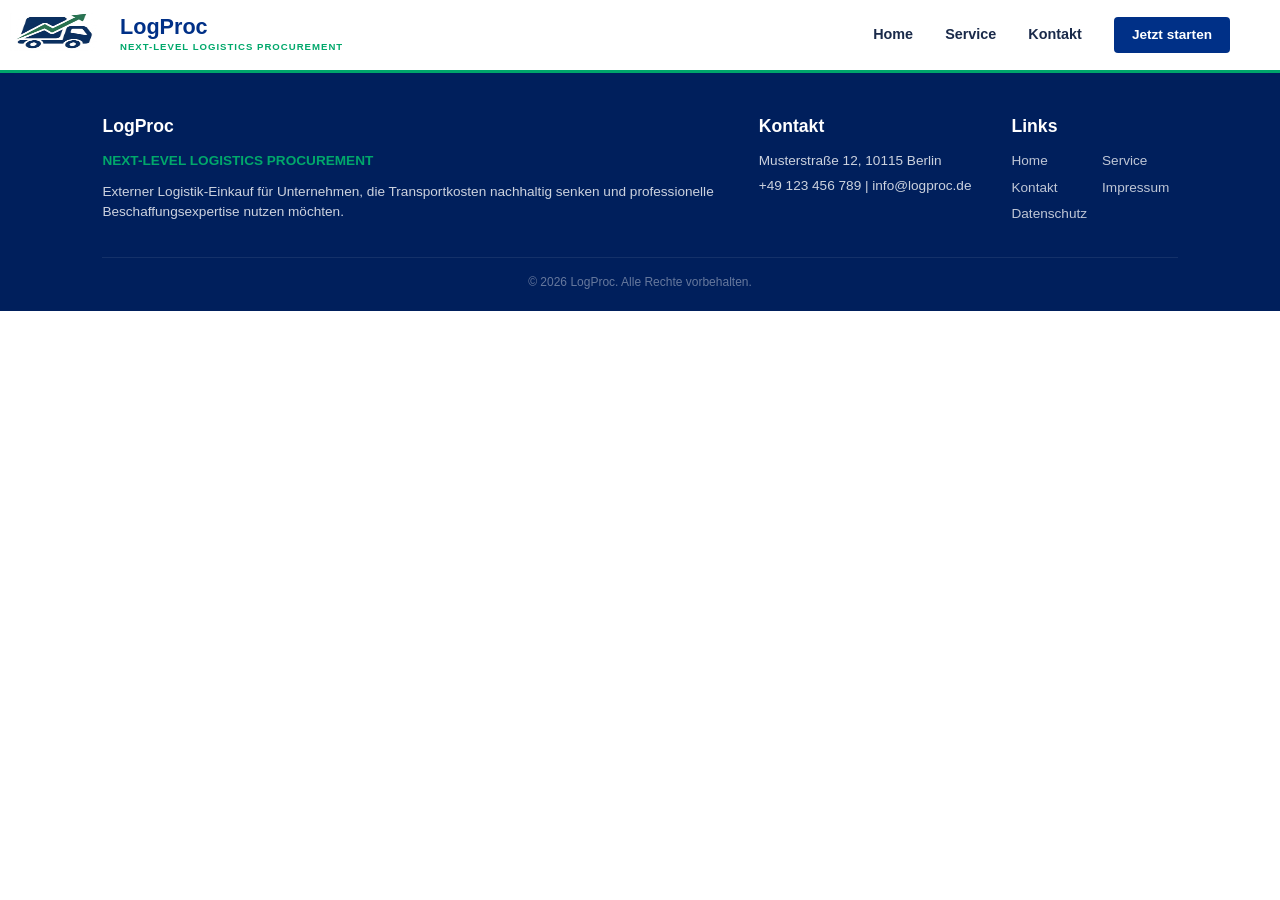
<file: service.html>
<!DOCTYPE html>
<html lang="de">
<head>
    <meta charset="UTF-8">
    <meta name="viewport" content="width=device-width, initial-scale=1.0">
    <title>LogProc - Logistics Procurement</title>
    <link rel="stylesheet" href="css/styling.css">
</head>
<body>
<nav class="navbar">
    <div class="brand">
        <span style="margin-right: 10px; margin-left:10px;">
            <img src="images/img.png" alt="Logo">
        </span>
        <div class="brand-text">
            <span class="company-name">LogProc</span>
            <span class="tagline">Next-Level Logistics Procurement</span>
        </div>
    </div>

    <div class="menu-toggle" id="mobileMenu">
        <span class="bar"></span>
        <span class="bar"></span>
        <span class="bar"></span>
    </div>

    <div class="nav-links" id="navLinks">
        <a href="index.html">Home</a>
        <a href="#">Service</a>
        <a href="kontakt.html">Kontakt</a>
        <a href="formular.html" class="cta-btn">Jetzt starten</a>
    </div>
</nav>



<footer class="footer">
    <div class="footer-container">
        <div class="footer-column brand-col">
            <h3>LogProc</h3>
            <p class="footer-tagline">Next-Level Logistics Procurement</p>
            <p>Externer Logistik-Einkauf für Unternehmen, die Transportkosten nachhaltig senken und professionelle Beschaffungsexpertise nutzen möchten.
            </p>
        </div>
        <div class="footer-column">
            <h4>Kontakt</h4>
            <p>Musterstraße 12, 10115 Berlin</p>
            <p>+49 123 456 789 | info@logproc.de</p>
        </div>
        <div class="footer-column links-col">
            <h4>Links</h4>
            <div class="footer-links-grid">
                <a href="index.html">Home</a>
                <a href="service.html">Service</a>
                <a href="kontakt.html">Kontakt</a>
                <a href="#">Impressum</a>
                <a href="#">Datenschutz</a>
            </div>
        </div>
    </div>
    <div class="footer-bottom">
        © 2026 LogProc. Alle Rechte vorbehalten.
    </div>
</footer>


</body>
</html>
</file>
<file: css/styling.css>
/* ==========================================================================
   1. GLOBAL RESET
   ========================================================================== */
* {
    margin: 0;
    padding: 0;
    box-sizing: border-box;
}

html {
    scroll-behavior: smooth;
}

body {
    font-family: -apple-system, BlinkMacSystemFont, "Segoe UI", Roboto, sans-serif;
    background-color: #ffffff;
    color: #2d3748;
    line-height: 1.5;
     /* Reduced header offset */
}

/* ==========================================================================
   2. FIXED NAVBAR
   ========================================================================== */
.navbar {
    width: 100%;
    height: 70px;

    display: flex;
    justify-content: space-between;
    align-items: center;

    padding: 0 50px 0 0;

    background: rgba(255,255,255,0.95);

    position: relative;

    box-shadow: 0 1px 8px rgba(0,48,135,0.04);
}

.brand {
    display: flex;
    align-items: center;
    gap: 10px;
    margin: 0;
}

.brand img {
    height: 38px;
    width: 90px;

}

.brand-text {
    display: flex;
    flex-direction: column;
}

.company-name {
    font-size: 1.35rem;
    font-weight: 800;
    color: #003087;
    line-height: 1;
}

.tagline {
    font-size: 0.6rem;
    letter-spacing: 1px;
    text-transform: uppercase;
    color: #00A86B;
    font-weight: 700;
    margin-top: 2px;
}

.nav-links {
    display: flex;
    align-items: center;
    gap: 2rem;
}

.nav-links a {
    text-decoration: none;
    color: #1a2a4a;
    font-size: 0.9rem;
    font-weight: 600;
    transition: color 0.2s ease;
}



.nav-links .cta-btn {
    background: #003087;
    color: #ffffff;
    padding: 8px 18px;
    border-radius: 4px;
    font-size: 0.85rem;
}


/* ==========================================================================
   HAMBURGER TRIGGER BUTTON (Hidden by default on Desktop layout)
   .nav-links a:hover { color: #00A86B; }
   ========================================================================== */
.menu-toggle {
    display: none;
    flex-direction: column;
    justify-content: space-between;
    width: 24px;
    height: 18px;
    cursor: pointer;
    z-index: 1001;
}

.menu-toggle .bar {
    height: 3px;
    width: 100%;
    background-color: #003087; /* Brand Blue lines */
    border-radius: 2px;
    transition: all 0.3s ease;
}

/* ==========================================================================
   MOBILE DEVICES CONTROLLER VIEWPORT (PUSH-DOWN MENU STYLE)
   ========================================================================== */
@media (max-width: 768px) {
    /* 1. Reset Navbar back to standard flow layout so it can push content */
    .navbar {
        padding: 0 24px;
        position: relative !important; /* Changes from fixed back to relative flow */
        height: auto; /* Allows the container to scale dynamically when items show up */
        min-height: 70px;
        display: flex;
        flex-wrap: wrap; /* Allows menu links to wrap onto a new line below the brand */
        align-items: center;
        justify-content: space-between;
    }

    /* 2. Keeps the logo and hamburger on the main row line */
    .brand {
        height: 70px; /* Aligns with our min-height baseline */
    }

    /* 3. Show the hamburger toggle icon button */
    .menu-toggle {
        display: flex;
    }

    /* 4. Transform links into a full-width block that sits below the logo */
    .nav-links {
        display: none !important; /* Hidden completely until the active class is toggled */
        flex-direction: column;
        align-items: center;
        width: 100%; /* Spans full width below the logo row */
        gap: 1.25rem;
        padding: 20px 0 30px 0; /* Creates breathing room inside the expanded menu */
        background: #ffffff;

        /* Reset positioning rules completely */
        position: static;
        height: auto;
        opacity: 1;
        pointer-events: auto;
        transform: none;
        box-shadow: none;
        border-top: 1px solid rgba(0, 48, 135, 0.05);
    }

    /* 5. Reveal the links panel when the menu toggle button is active */
    .nav-links.active {
        display: flex !important; /* Injects the block into the document layout, pushing down elements below it */
    }

    /* Clean typography scale for the push-down links layout */
    .nav-links a {
        font-size: 1.1rem !important;
        font-weight: 700;
        color: #003087;
        width: 100%;
        text-align: center;
    }

    /* Style button constraint inside the expanded container panel */
    .nav-links .cta-btn {
        width: 100%;
        max-width: 260px;
        padding: 12px 20px !important;
        font-size: 1rem !important;
        text-align: center;
        margin-top: 5px;
    }

    /* Smooth CSS transformation animation from hamburger lines into an X */
    .menu-toggle.active .bar:nth-child(1) {
        transform: translateY(7.5px) rotate(45deg);
    }
    .menu-toggle.active .bar:nth-child(2) {
        opacity: 0;
    }
    .menu-toggle.active .bar:nth-child(3) {
        transform: translateY(-7.5px) rotate(-45deg);
    }
}
/* ==========================================================================
   3. COMPACT SPLIT HERO SECTION
   ========================================================================== */
.hero {
    padding: 60px 8%;
    background: linear-gradient(rgba(4, 18, 48, 0.85), rgba(2, 12, 34, 0.95)),
    url('../images/background_image.png') no-repeat center center/cover;
}

.hero-grid {
    max-width: 1200px;
    margin: 0 auto;
    display: grid;
    grid-template-columns: 1.2fr 1fr; /* Side by side balancing split grid */
    gap: 60px;
    align-items: center;
}

.hero-main h1 {
    color: #ffffff;
    font-size: 2.8rem;
    line-height: 1.1;
    font-weight: 900;
    margin-bottom: 15px;
}

.hero-text {
    color: rgba(255, 255, 255, 0.85);
    font-size: 1.05rem;
    margin-bottom: 25px;
}

.btn {
    display: inline-block;
    text-decoration: none;
    background: #00A86B;
    color: #ffffff;
    padding: 12px 28px;
    border-radius: 4px;
    font-weight: 700;
    font-size: 0.95rem;
    transition: all 0.2s ease;
}
cta-btn
.btn:hover {
    background: #008754;
    transform: translateY(-1px);
}

/* Integrated Warum Jetzt block on the right */

.hero-why-side {
    background: rgba(255, 255, 255, 0.05);
    padding: 30px;
    border-radius: 8px;
    border-left: 4px solid #00A86B;
    backdrop-filter: blur(5px);
}

.hero-why-side h2 {
    color: #ffffff;
    font-size: 1.5rem;
    margin-bottom: 12px;
    font-weight: 800;
}

.hero-why-side p {
    color: rgba(255, 255, 255, 0.8);
    font-size: 0.95rem;
    margin-bottom: 10px;
    line-height: 1.5;
}

.hero-why-side p:last-child { margin-bottom: 0; }

/* ==========================================================================
   4. VALUE SECTION (PROCESS + FEATURES COMBINED)
   ========================================================================== */
.main-value-section {
    padding: 60px 8%;
    background-color: #f7fafc; /* Gentle tint canvas wrapping all cards */
}

/* Integrated Micro-Timeline Row */
.compact-process {
    max-width: 900px;
    margin: 0 auto 50px auto;
    background: #ffffff;
    padding: 20px;
    border-radius: 8px;
    box-shadow: 0 2px 12px rgba(0, 48, 135, 0.03);
    text-align: center;
}

.subsection-small-title {
    font-size: 0.85rem;
    text-transform: uppercase;
    color: #003087;
    letter-spacing: 1px;
    margin-bottom: 15px;
    font-weight: 700;
}

.process-timeline-bar {
    display: flex;
    justify-content: space-around;
    flex-wrap: wrap;
    gap: 15px;
}

.mini-step {
    font-size: 0.95rem;
    font-weight: 700;
    color: #2d3748;
    display: flex;
    align-items: center;
    gap: 8px;
}

.step-dot {
    width: 22px;
    height: 22px;
    border-radius: 50%;
    display: inline-flex;
    align-items: center;
    justify-content: center;
    font-size: 0.75rem;
    font-weight: 800;
    background: #f7fafc;
}
.font-blue { color: #003087; border: 1px solid #003087; }
.font-green { color: #00A86B; border: 1px solid #00A86B; }

/* Features Block Styling */
.section-title {
    font-size: 2rem;
    color: #003087;
    text-align: center;
    margin-bottom: 35px;
    font-weight: 800;
}

.features-container {
    display: flex;
    justify-content: center;
    gap: 20px;
    max-width: 1100px;
    margin: 0 auto;
}

.feature-card {
    flex: 1;
    background: #ffffff;
    padding: 30px 20px;
    border-radius: 8px;
    display: flex;
    flex-direction: column;
    align-items: center;
    text-align: center;
    box-shadow: 0 4px 15px rgba(0, 48, 135, 0.03);
}

.feature-icon {
    width: 45px;
    height: 45px;
    margin-bottom: 15px;
}

.feature-heading {
    font-size: 1.15rem;
    color: #003087;
    margin-bottom: 10px;
    font-weight: 700;
}

.feature-text {
    font-size: 0.9rem;
    color: #4a5568;
    line-height: 1.5;
}

/* ==========================================================================
   5. SLIM BANNER CTA SECTION
   ========================================================================== */
.cta-banner {
    padding: 35px 8%;
    background: #001f5c;
    color: #ffffff;
}

.cta-banner-content {
    max-width: 1100px;
    margin: 0 auto;
    display: flex;
    justify-content: space-between;
    align-items: center;
    gap: 20px;
}

.cta-banner h2 {
    font-size: 1.4rem;
    font-weight: 700;
}

.cta-btn-green {
    background-color: #00A86B;
    white-space: nowrap;
}

/* ==========================================================================
   6. CONDENSED FOOTER
   ========================================================================== */
.footer {
    background-color: #001f5c; /* Marginally darker shade for block separation */
    color: rgba(255, 255, 255, 0.8);
    padding: 40px 8% 20px 8%;
    border-top: 3px solid #00A86B;
}

.footer-container {
    max-width: 1100px;
    margin: 0 auto;
    display: flex;
    justify-content: space-between;
    gap: 40px;
}

.footer-column h3, .footer-column h4 {
    color: #ffffff;
    font-size: 1.1rem;
    margin-bottom: 12px;
    font-weight: 700;
}

.footer-column p {
    font-size: 0.85rem;
    line-height: 1.5;
    margin-bottom: 4px;
}

.footer-tagline {
    font-size: 0.7rem;
    text-transform: uppercase;
    color: #00A86B;
    font-weight: 700;
    margin-bottom: 10px !important;
}

.brand-col { flex: 1.5; }
.links-col { flex: 1fr; }

.footer-links-grid {
    display: grid;
    grid-template-columns: 1fr 1fr;
    gap: 6px 15px;
}

.footer-links-grid a {
    color: rgba(255, 255, 255, 0.75);
    text-decoration: none;
    font-size: 0.85rem;
}

.footer-links-grid a:hover { color: #00A86B; }

.footer-bottom {
    max-width: 1100px;
    margin: 30px auto 0 auto;
    padding-top: 15px;
    border-top: 1px solid rgba(255, 255, 255, 0.08);
    text-align: center;
    font-size: 0.75rem;
    color: rgba(255, 255, 255, 0.4);
}

/* ==========================================================================
   7. RESPONSIVE ENGINE
   ========================================================================== */
@media (max-width: 992px) {
    .hero-grid { grid-template-columns: 1fr; gap: 30px; }
    .features-container { flex-wrap: wrap; }
    .feature-card { min-width: 240px; }
}

@media (max-width: 768px) {
    .nav-links { display: none; }
    .hero h1 { font-size: 2.2rem; }
    .cta-banner-content { flex-direction: column; text-align: center; }
    .footer-container { flex-direction: column; gap: 25px; }
    .footer-links-grid { grid-template-columns: 1fr; }
}
/* ==========================================================================
   NEW: OUTSOURCED VS FULL-TIME COMPARISON
   ========================================================================== */
.comparison-section {
    padding: 50px 8% 30px 8%;
    background-color: #ffffff;
    display: flex;
    justify-content: center;
    font-family: -apple-system, BlinkMacSystemFont, "Segoe UI", Roboto, sans-serif;
}

.comparison-inner {
    max-width: 850px;
    width: 100%;
    text-align: center;
}

.comparison-title {
    font-size: 1.8rem;
    color: #003087;
    font-weight: 800;
    line-height: 1.2;
    margin-bottom: 30px;
}

/* VS Side-by-Side row */
.vs-container {
    display: flex;
    align-items: center;
    justify-content: center;
    gap: 40px;
    margin-bottom: 30px;
}

.vs-side {
    display: flex;
    flex-direction: column;
    align-items: center;
    width: 180px;
}

.vs-icon-wrapper {
    width: 60px;
    height: 60px;
    background: #f7fafc;
    border-radius: 50%;
    display: flex;
    align-items: center;
    justify-content: center;
    margin-bottom: 12px;
    padding: 14px;
    box-shadow: 0 4px 10px rgba(0, 48, 135, 0.03);
}

.vs-side h3 {
    font-size: 1.05rem;
    color: #2d3748;
    font-weight: 700;
}

.vs-divider {
    font-size: 1.1rem;
    font-weight: 700;
    color: #00A86B;
    font-style: italic;
    padding-top: 10px;
}

/* Dark Accent Statement Banner box matching original graphic theme */
.comparison-banner {
    background-color: #001f5c; /* Rich premium dark navy canvas block */
    color: #ffffff;
    padding: 25px 35px;
    border-radius: 8px;
    text-align: left;
    box-shadow: 0 8px 24px rgba(4, 18, 48, 0.08);
}

.comparison-banner h4 {
    font-size: 1.2rem;
    font-weight: 700;
    color: #ffffff;
    margin-bottom: 8px;
}

.comparison-banner p {
    font-size: 0.9rem;
    line-height: 1.5;
    color: rgba(255, 255, 255, 0.85);
}

/* Responsive adjustment for small phone screens */
@media (max-width: 568px) {
    .vs-container {
        flex-direction: column;
        gap: 15px;
    }
    .vs-divider {
        padding-top: 0;
    }
    .comparison-banner {
        padding: 20px;
        text-align: center;
    }
}


/*So arbeiten wir */
/* Hauptcontainer (Karte) */
.compact-process {
    background: #ffffff;
    border-radius: 12px;
    padding: 24px 30px;
    box-shadow: 0 4px 20px rgba(0, 0, 0, 0.05);
    text-align: center;
    max-width: 1000px;
    margin: 30px auto;
}

.subsection-small-title {
    font-size: 0.85rem;
    font-weight: 800;
    letter-spacing: 1.2px;
    color: #0b2545;
    text-transform: uppercase;
    margin-bottom: 24px;
}

/* Horizontale Verteilung der 5 Spalten */
.process-timeline-bar {
    display: flex;
    justify-content: space-between;
    align-items: flex-start;
    gap: 15px;
}

/* Einzelne Spalte für jeden Hauptschritt */
.process-column {
    flex: 1;
    display: flex;
    flex-direction: column;
    align-items: center;
    text-align: left; /* Richtet die Unterpunkte linksbündig unter dem Titel aus */
}

.mini-step {
    display: flex;
    align-items: center;
    gap: 8px;
    font-weight: 700;
    font-size: 0.95rem;
    color: #1e293b;
    margin-bottom: 12px;
}

/* Kreise mit Zahlen */
.step-dot {
    width: 26px;
    height: 26px;
    border-radius: 50%;
    display: flex;
    align-items: center;
    justify-content: center;
    font-size: 0.85rem;
    font-weight: 700;
}

.font-blue {
    border: 2px solid #0b2545;
    color: #0b2545;
}

.font-green {
    border: 2px solid #00a86b;
    color: #00a86b;
}

/* Unterpunkte-Liste */
.sub-step-list {

    padding: 0;
    margin: 0;
    font-size: 0.8rem;
    color: #64748b;
    line-height: 1.5;
}

.sub-step-list li {
    margin-bottom: 4px;
    white-space: nowrap; /* Verhindert unschöne Umbrüche bei kurzen Begriffen */
}

.sub-step-list li span {
    font-weight: 600;
    color: #334155;
    margin-right: 4px;
}

/* Responsive Anpassung für Mobilgeräte */
@media (max-width: 768px) {
    .process-timeline-bar {
        flex-direction: column;
        gap: 20px;
        align-items: flex-start;
    }
}
</file>
<file: css/datenschutz.css>
/* Styling für Rechts- und Textseiten (Datenschutz / Impressum) */
.legal-page {
    padding: 60px 20px 100px 20px; /* Großzügiger Abstand nach oben und unten (löst das Footer-Problem) */
    background-color: #f8fafc;
    min-height: calc(100vh - 300px); /* Stellt sicher, dass der Footer immer unten bleibt */
}

.legal-container {
    max-width: 850px;
    margin: 0 auto;
    background: #ffffff;
    padding: 40px;
    border-radius: 12px;
    box-shadow: 0 4px 20px rgba(0, 0, 0, 0.04);
    border: 1px solid #e2e8f0;
}

.legal-container h1 {
    font-size: 2rem;
    color: #0b2545;
    margin-bottom: 30px;
    padding-bottom: 15px;
    border-bottom: 2px solid #e2e8f0;
}

.legal-section {
    margin-bottom: 28px;
}

.legal-section h2 {
    font-size: 1.2rem;
    color: #1e293b;
    margin-bottom: 10px;
}

.legal-section p {
    font-size: 0.95rem;
    color: #475569;
    line-height: 1.6;
    margin-bottom: 10px;
}

.legal-section a {
    color: #00a86b;
    text-decoration: none;
    font-weight: 600;
}

.legal-section a:hover {
    text-decoration: underline;
}

.legal-date {
    margin-top: 30px;
    font-size: 0.85rem;
    color: #94a3b8;
}
</file>
<file: css/formular.css>
/* CONTACT MAIN AREA */
.contact-wrapper {
    flex: 1 0 auto; /* Pushes the footer down naturally */
    max-width: 1100px;
    width: 100%;
    margin: 60px auto;
    padding: 0 24px;
    box-sizing: border-box;
}

.contact-grid {
    display: grid;
    grid-template-columns: 1.2fr 1fr;
    gap: 50px;
    background: #ffffff;
    border-radius: 8px;
    box-shadow: 0 4px 15px rgba(0, 48, 135, 0.04);
    overflow: hidden;
}

/* LEFT SIDE: FORM */
.contact-form-container {
    padding: 40px;
}

.contact-form-container h2 {
    color: #003087;
    font-size: 1.8rem;
    font-weight: 800;
    margin-bottom: 10px;
    margin-top: 0;
}

.contact-form-container p {
    color: #4a5568;
    font-size: 0.95rem;
    margin-bottom: 30px;
    line-height: 1.5;
}

.form-group {
    margin-bottom: 20px;
}

.form-group label {
    display: block;
    font-size: 0.85rem;
    font-weight: 700;
    color: #1a2a4a;
    margin-bottom: 6px;
}

.form-group input,
.form-group textarea {
    width: 100%;
    padding: 12px;
    border: 1px solid #cbd5e0;
    border-radius: 4px;
    font-size: 0.95rem;
    color: #2d3748;
    box-sizing: border-box;
    transition: border-color 0.2s ease;
}

.form-group input:focus,
.form-group textarea:focus {
    outline: none;
    border-color: #003087;
}

.submit-btn {
    background-color: #003087;
    color: #ffffff;
    border: none;
    padding: 14px 28px;
    font-size: 0.95rem;
    font-weight: 700;
    border-radius: 4px;
    cursor: pointer;
    transition: background-color 0.2s ease;
}

.submit-btn:hover {
    background-color: #00A86B;
}

/* RIGHT SIDE: INFO BOX */
.contact-info-container {
    background-color: #001f5c;
    color: #ffffff;
    padding: 40px;
    display: flex;
    flex-direction: column;
    justify-content: center;
}

.contact-info-container h3 {
    font-size: 1.4rem;
    font-weight: 700;
    margin-bottom: 25px;
    margin-top: 0;
}

.info-item {
    display: flex;
    align-items: flex-start;
    gap: 15px;
    margin-bottom: 25px;
}

.info-item svg {
    width: 20px;
    height: 20px;
    stroke: #00A86B;
    flex-shrink: 0;
    margin-top: 3px;
}

.info-text h4 {
    margin: 0 0 4px 0;
    font-size: 0.95rem;
    font-weight: 700;
}

.info-text p {
    margin: 0;
    font-size: 0.9rem;
    color: rgba(255, 255, 255, 0.85);
    line-height: 1.4;
}

/* FOOTER STRUCTURE RESET */
.footer {
    flex-shrink: 0; /* Prevents the footer from breaking dimensions */
}

/* RESPONSIVE DESIGN FOR SMARTPHONES */
@media (max-width: 768px) {
    .contact-grid {
        grid-template-columns: 1fr;
        gap: 0;
    }
    .contact-wrapper {
        margin: 30px auto;
    }
    .contact-form-container,
    .contact-info-container {
        padding: 30px 20px;
    }
}
</file>
